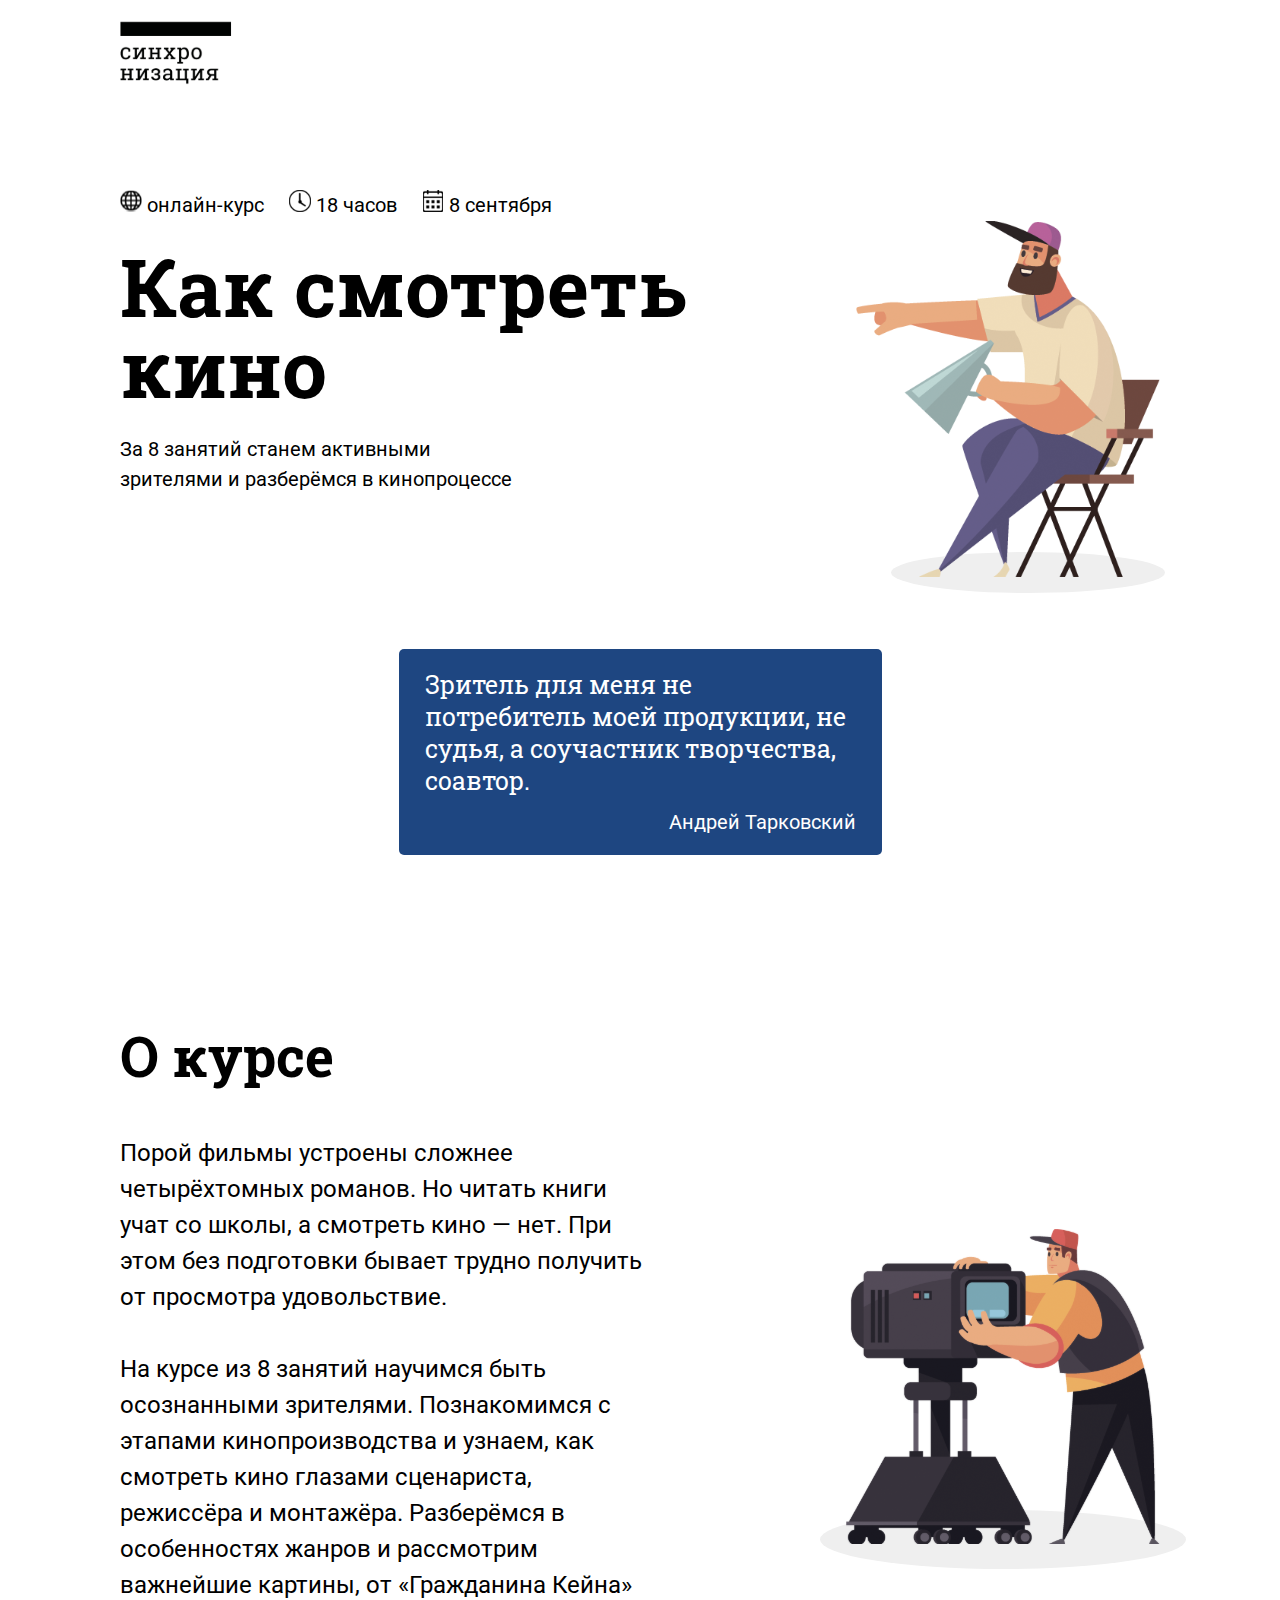
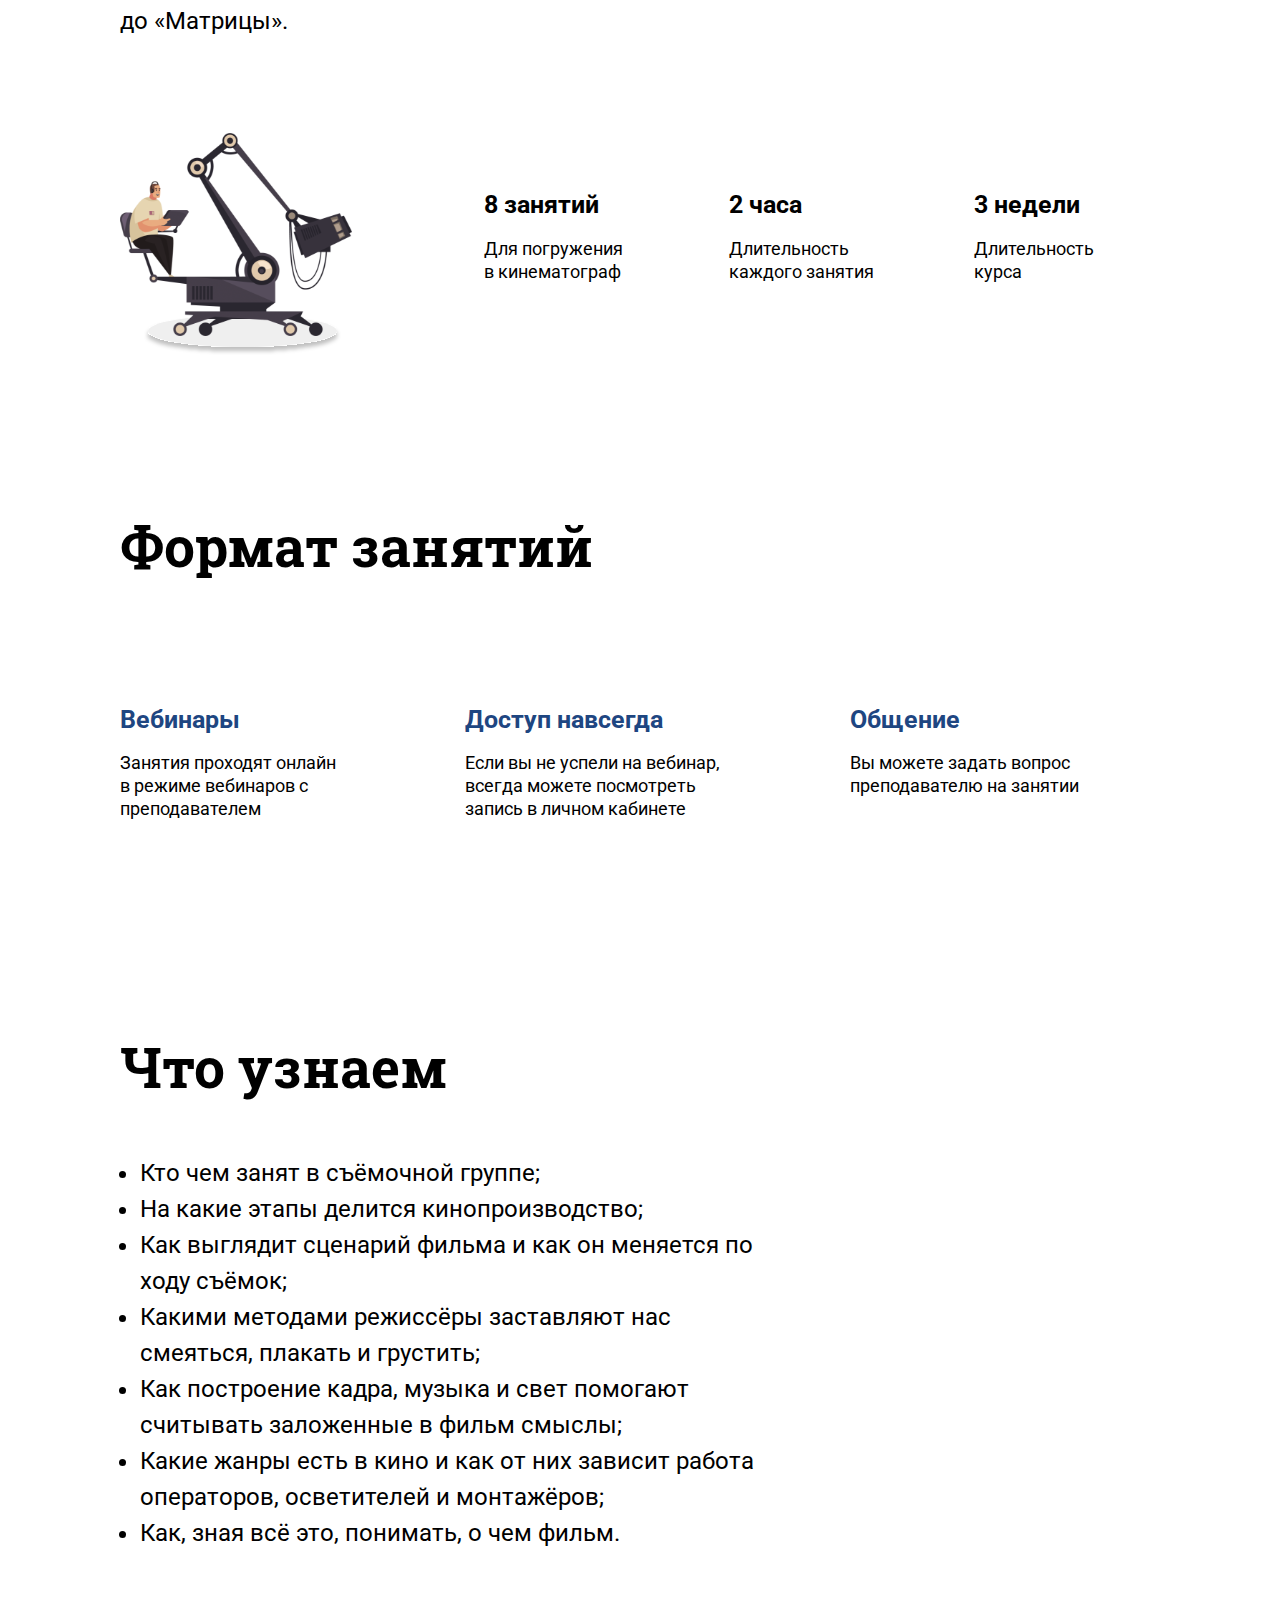
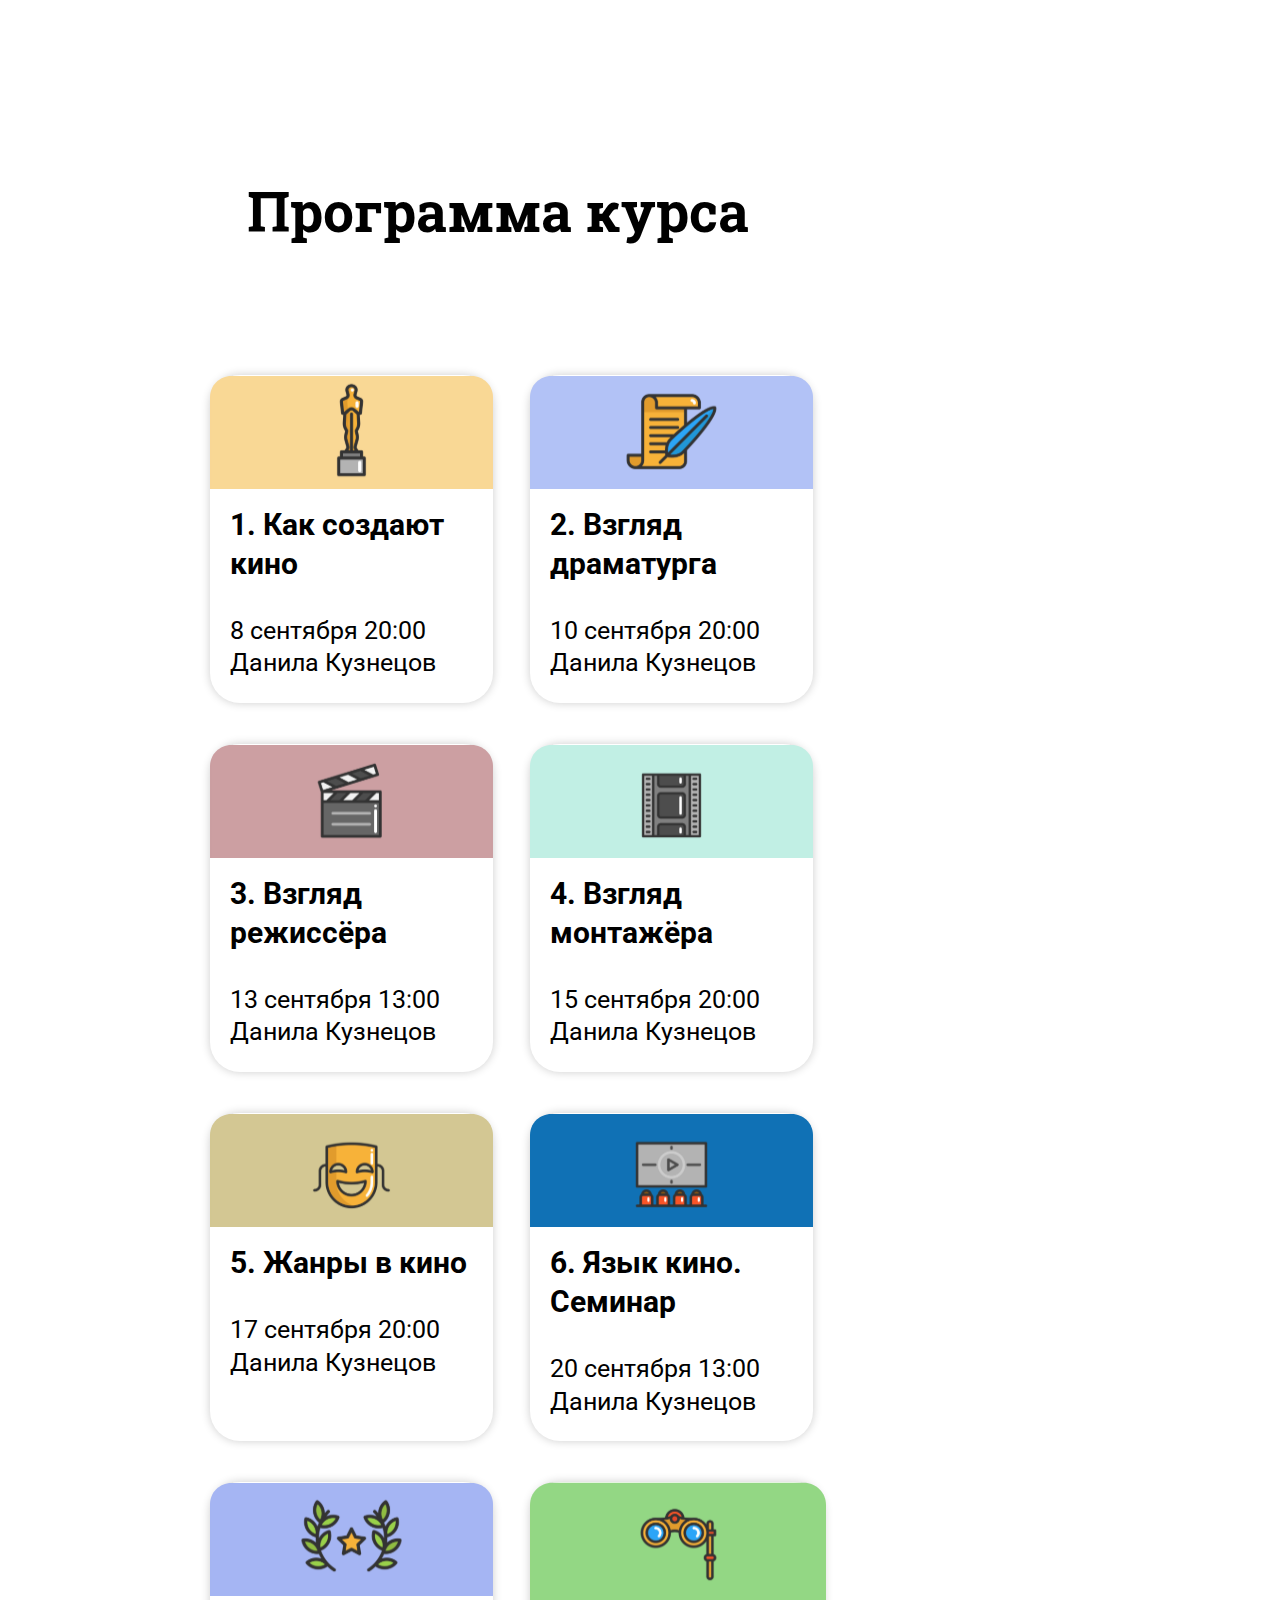
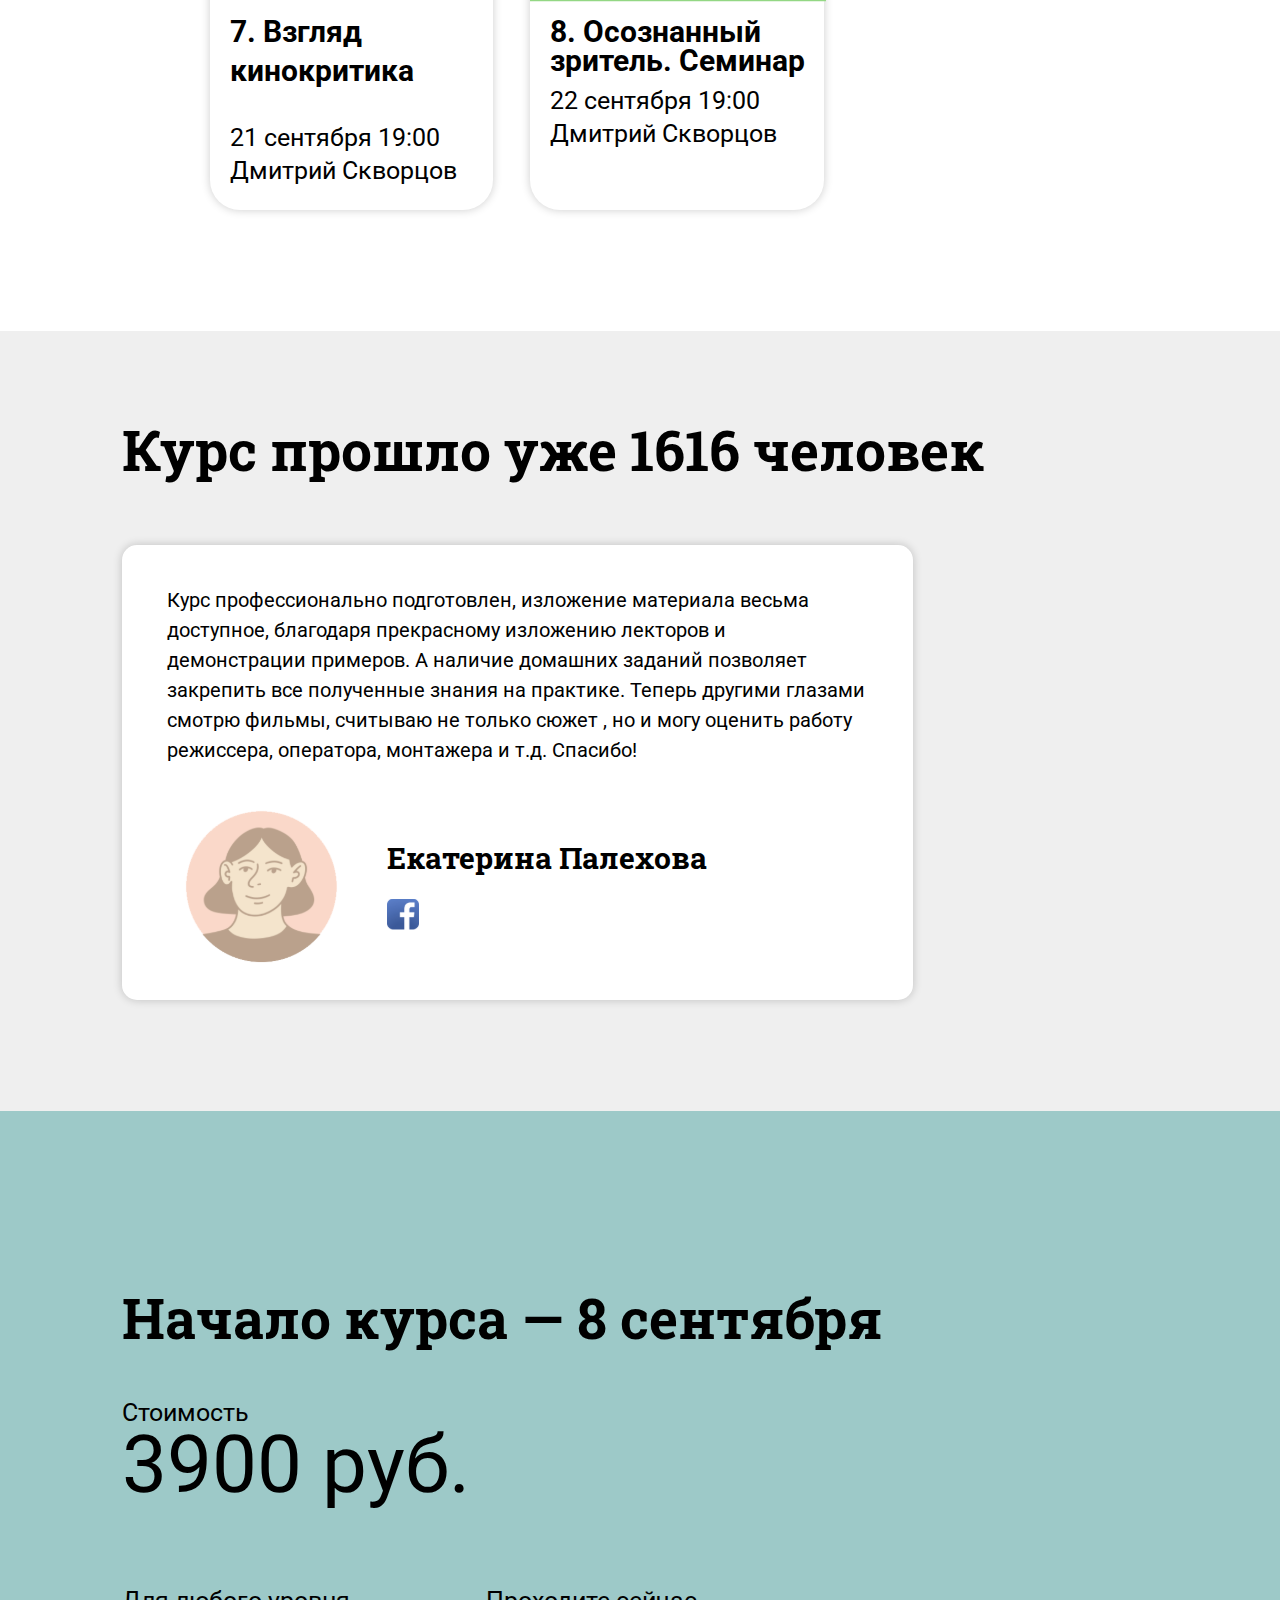
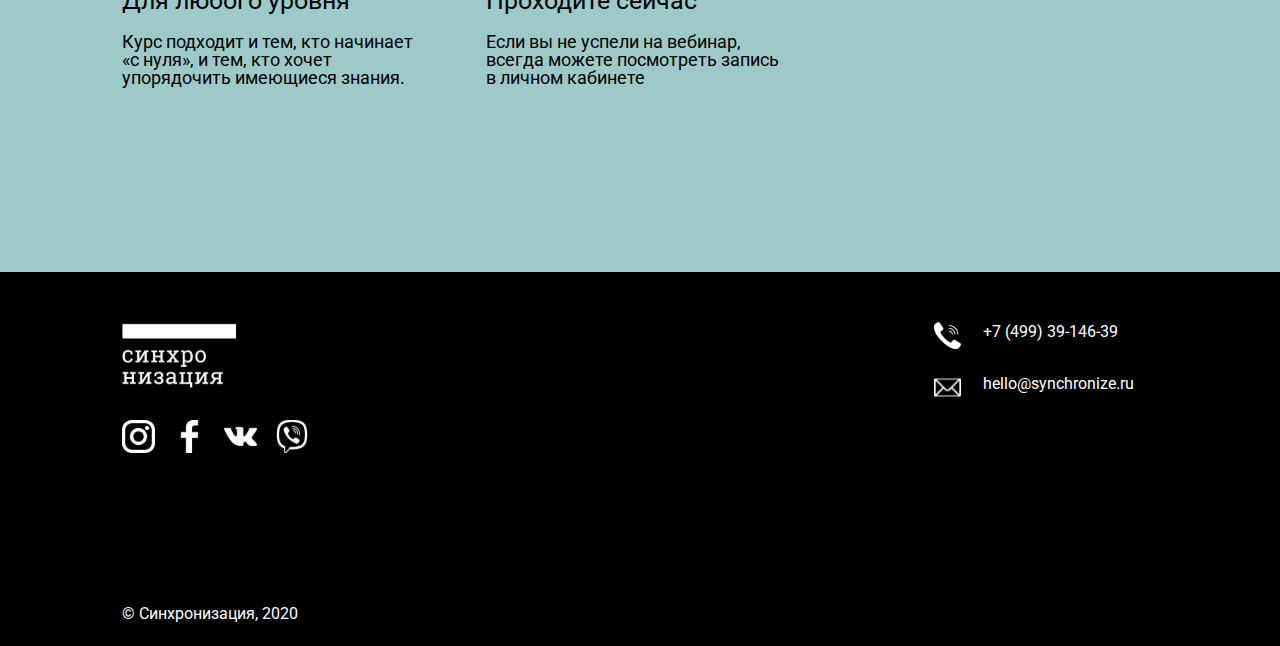
<file: index.html>
<!DOCTYPE html>
<html lang="en">
  <head>
    <meta charset="UTF-8" />
    <meta http-equiv="X-UA-Compatible" content="IE=edge" />
    <meta name="viewport" content="width=device-width, initial-scale=1.0" />
    <title>Project</title>
    <link rel="stylesheet" href="style.css" />
  </head>
  <body>
    <div class="container">
      <header>
        <a href="#">
          <img src="./images/logo-black 1.svg" alt="" class="logo" />
        </a>
        <ul class="menu">
          <li>
            <a href="#"
              ><img src="images/globe.svg" alt="" /> <span>онлайн-курс</span></a
            >
          </li>
          <li>
            <a href="#"
              ><img src="images/clock.svg" alt="" />
              <span>18 часов </span></a
            >
          </li>
          <li>
            <a href="#"
              ><img src="images/calendar.svg" alt="" />
              <span>8 сентября</span>
            </a>
          </li>
        </ul>
      </header>
      <section class="hero">
        <div class="top-content">
          <div class="hero-text">
            <h1>Как смотреть кино</h1>
            <p>
              За 8 занятий станем активными зрителями и разберёмся в
              кинопроцессе
            </p>
          </div>
          <div class="hero-image">
            <img src="./images/hero-image.svg" alt="" />
            <img src="./images/ellipse-1.svg" alt="" />
          </div>
        </div>
        <div class="bottom-content">
          <div>
            <p>
              Зритель для меня не потребитель моей продукции, не судья, а
              соучастник творчества, соавтор.
            </p>
            <p>Андрей Тарковский</p>
          </div>
        </div>
      </section>
      <section class="about">
        <div class="top-content">
          <h1>О курсе</h1>
          <div class="about-content">
            <p>
              Порой фильмы устроены сложнее четырёхтомных романов. Но читать
              книги учат со школы, а смотреть кино — нет. При этом без
              подготовки бывает трудно получить от просмотра удовольствие.
              <br /><br />
              На курсе из 8 занятий научимся быть осознанными зрителями.
              Познакомимся с этапами кинопроизводства и узнаем, как смотреть
              кино глазами сценариста, режиссёра и монтажёра. Разберёмся в
              особенностях жанров и рассмотрим важнейшие картины, от «Гражданина
              Кейна» до «Матрицы».
            </p>
            <div class="about-image">
              <img src="./images/about-image-1.svg" alt="" />
              <img src="./images/ellipse-2.svg" alt="" />
            </div>
          </div>
        </div>
        <div class="bottom-content">
          <div class="bottom-image">
            <img src="./images/about-image-2.svg" alt="" />
            <img src="./images/ellipse-3.svg" alt="" />
          </div>
          <ul class="bottom-text">
            <li>
              <span>8 занятий </span>
              <p>Для погружения в кинематограф</p>
            </li>
            <li>
              <span>2 часа</span>
              <p>Длительность каждого занятия</p>
            </li>
            <li>
              <span>3 недели</span>
              <p>Длительность курса</p>
            </li>
          </ul>
        </div>
      </section>
      <section class="format">
        <h1>Формат занятий</h1>
        <ul class="format-content">
          <li>
            <span>Вебинары</span>
            <p style="max-width: 223px">
              Занятия проходят онлайн в режиме вебинаров с преподавателем
            </p>
          </li>
          <li>
            <span>Доступ навсегда</span>
            <p>
              Если вы не успели на вебинар, всегда можете посмотреть запись в
              личном кабинете
            </p>
          </li>
          <li>
            <span>Общение</span>
            <p>Вы можете задать вопрос преподавателю на занятии</p>
          </li>
        </ul>
      </section>
      <section class="whatweknow">
        <h1>Что узнаем</h1>
        <ul>
          <li>Кто чем занят в съёмочной группе;</li>
          <li>На какие этапы делится кинопроизводство;</li>
          <li>
            Как выглядит сценарий фильма и как он меняется по ходу съёмок;
          </li>
          <li>
            Какими методами режиссёры заставляют нас смеяться, плакать и
            грустить;
          </li>
          <li>
            Как построение кадра, музыка и свет помогают считывать заложенные в
            фильм смыслы;
          </li>
          <li>
            Какие жанры есть в кино и как от них зависит работа операторов,
            осветителей и монтажёров;
          </li>
          <li>Как, зная всё это, понимать, о чем фильм.</li>
        </ul>
      </section>
    </div>
    <section class="course">
      <h1>Программа курса</h1>
      <div class="boxes-direction">
        <div class="boxes">
          <img src="./images/rectangle-1.svg" alt="">
          <div>
            <span>1. Как создают кино</span>
            <p>8 сентября 20:00
              Данила Кузнецов</p>
          </div>
        </div>
        <div class="boxes">
          <img src="./images/rectangle-2.svg" alt="">
          <div>
            <span>2. Взгляд драматурга</span>
            <p>10 сентября 20:00
              Данила Кузнецов</p>
          </div>
        </div>
        <div class="boxes">
          <img src="./images/rectangle-3.svg" alt="">
          <div>
            <span>3. Взгляд режиссёра</span>
            <p>13 сентября 13:00
              Данила Кузнецов</p>
          </div>
        </div>
        <div class="boxes">
          <img src="./images/rectangle-4.svg" alt="">
          <div>
            <span>4. Взгляд монтажёра</span>
            <p>15 сентября 20:00
              Данила Кузнецов</p>
          </div>
        </div>
        <div class="boxes">
          <img src="./images/rectangle-5.svg" alt="">
          <div>
            <span>5. Жанры в кино</span>
            <p>17 сентября 20:00
              Данила Кузнецов</p>
          </div>
        </div>
        <div class="boxes">
          <img src="./images/rectangle-6.svg" alt="">
          <div>
            <span>6. Язык кино. Семинар</span>
            <p>20 сентября 13:00
              Данила Кузнецов</p>
          </div>
        </div>
        <div class="boxes">
          <img src="./images/rectangle-7.svg" alt="">
          <div>
            <span>7. Взгляд кинокритика</span>
            <p>21 сентября 19:00
              Дмитрий Скворцов</p>
          </div>
        </div>
        <div class="last-box">
          <img src="./images/rectangle-8.svg" alt="">
          <div>
            <span>8. Осознанный зритель.
              Семинар</span>
            <p>22 сентября 19:00
              Дмитрий Скворцов</p>
          </div>
        </div>
      </div>
    </section>
    <section class="static">
      <h1>Курс прошло уже 1616 человек</h1>
      <div class="static-content">
        <p>Курс профессионально подготовлен, изложение материала весьма доступное, благодаря прекрасному изложению лекторов и демонстрации примеров. А наличие домашних заданий позволяет закрепить все полученные знания на практике. Теперь другими глазами смотрю фильмы, считываю не только сюжет , но и могу оценить работу режиссера, оператора, монтажера и т.д. Спасибо!
        </p>
        <div class="bottom">
          <img src="./images/profile-photo.svg" alt="">
          <div>
            <h1>Екатерина Палехова</h1>
            <img src="./images/fb.svg" alt="">
          </div>
        </div>
      </div>
    </section>
    <section class="start">
      <h1>Начало курса — 8 сентября</h1>
      <div>
        <p>Стоимость</p>
        <span>3900 руб.</span>
      </div>
      <ul>
        <li>
          <span>Для любого уровня</span>
          <p>Курс подходит и тем, кто начинает «с нуля», и тем, кто хочет упорядочить имеющиеся знания.</p>
        </li>
        <li>
          <span>Проходите сейчас</span>
          <p>Если вы не успели на вебинар, всегда можете посмотреть запись в личном кабинете</p>
        </li>
      </ul>
    </section>
    <footer>
      <div>
        <div class="left-footer">
          <img src="./images/logo-white 1.svg" alt="">
          <ul>
            <li><a href="#"><img src="./images/instagram.svg" alt=""></a></li>
            <li><a href="#"><img src="./images/fb-black.svg" alt=""></a></li>
            <li><a href="#"><img src="./images/wk.svg" alt=""></a></li>
            <li><a href="#"><img src="./images/wp.svg" alt=""></a></li>
          </ul>
        </div>
        <div class="right-footer">
          <ul>
            <li>
              <img src="./images/phone_white.svg" alt="">
              <p>+7 (499) 39-146-39</p>
            </li>
            <li>
              <img src="./images/mail_white.svg" alt="">
              <p>hello@synchronize.ru</p>
            </li>
          </ul>
        </div>
      </div>
      <div class="bottom-footer">
          <p>© Синхронизация, 2020</p>
      </div>
    </footer>
  </body>
</html>
</file>
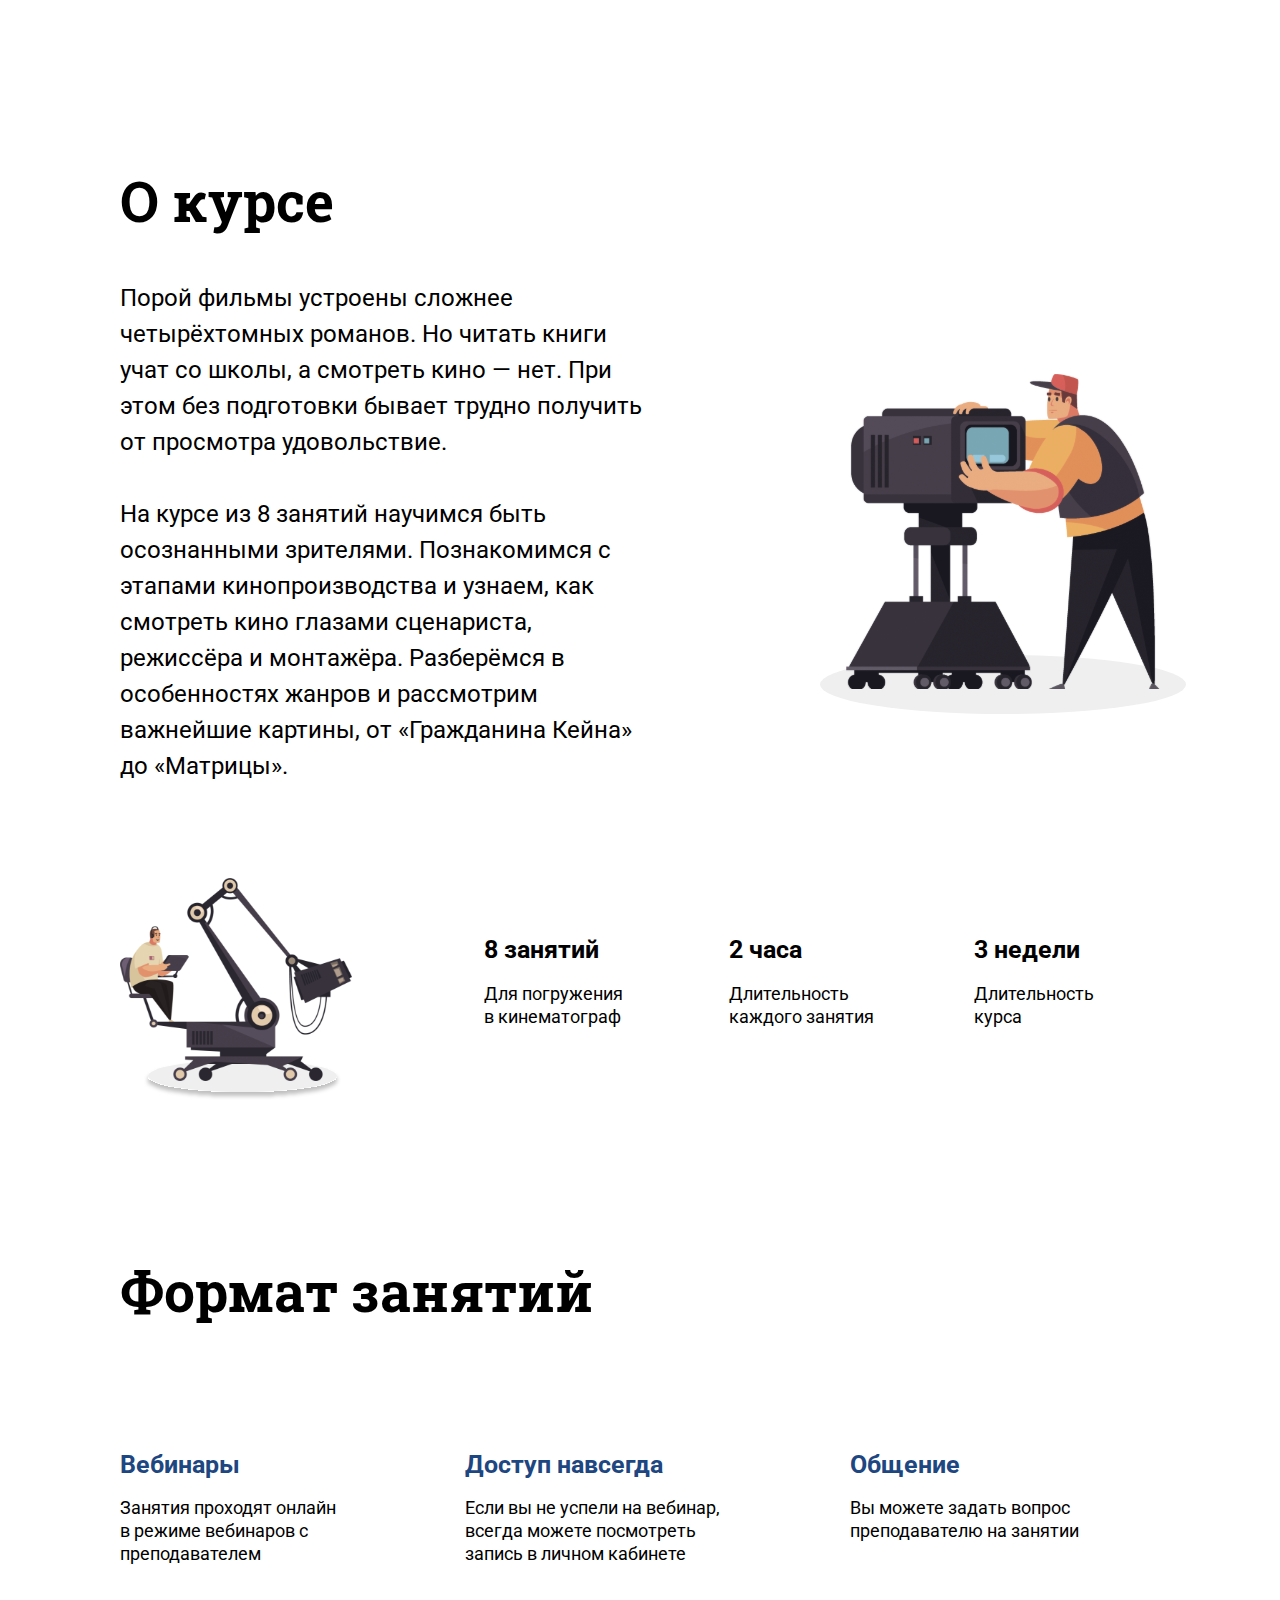
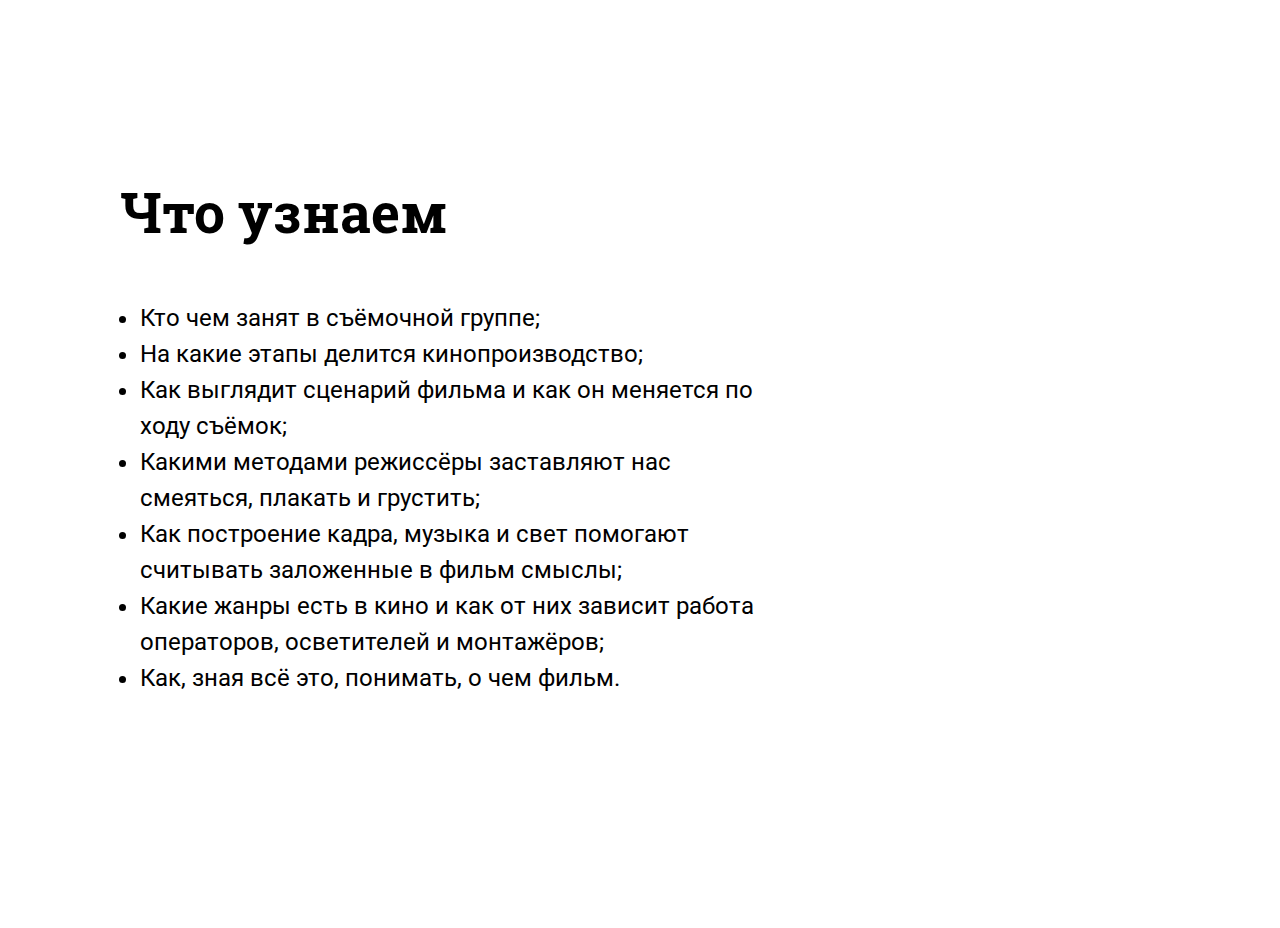
<file: sahire.html>
<!DOCTYPE html>
<html lang="en">

<head>
  <meta charset="UTF-8" />
  <meta http-equiv="X-UA-Compatible" content="IE=edge" />
  <meta name="viewport" content="width=device-width, initial-scale=1.0" />
  <title>Project</title>
  <link rel="stylesheet" href="sahire.css" />
</head>

<body>
  <!-- <div class="container">
    <div class="first-section">
      <div class="main">
        <div>
          <h1>О курсе</h1>
          <div class="main-text">
            <p>
              Порой фильмы устроены сложнее четырёхтомных романов. Но читать
              книги учат со школы, а смотреть кино — нет. При этом без
              подготовки бывает трудно получить от просмотра удовольствие.
            </p>
            <p>
              На курсе из 8 занятий научимся быть осознанными зрителями.
              Познакомимся с этапами кинопроизводства и узнаем, как смотреть
              кино глазами сценариста, режиссёра и монтажёра. Разберёмся в
              особенностях жанров и рассмотрим важнейшие картины, от
              «Гражданина Кейна» до «Матрицы».
            </p>
          </div>
        </div>
        <div class="right-img">
          <img class="img1" src="images/image-1.svg" alt="undef" />
        </div>
      </div>
      <div class="bottom-text">
        <div class="img-desktopmod">
          <img class="desk-image" src="images/desk-image.svg" alt="" />
          <img class="ellipse3" src="images/Ellipse 3.svg" alt="" />
        </div>
        <ul>
          <li>
            <h3>8 занятий</h3>
            <p>Для погружения в кинематограф</p>
          </li>
          <li>
            <h3>2 часа</h3>
            <p>Длительность каждого занятия</p>
          </li>
          <li>
            <h3>3 недели</h3>
            <p>Длительность курса</p>
          </li>
        </ul>
      </div>
    </div>
    <div class="sec-format">
      <div class="main-head">
        <h1>Формат занятий</h1>
      </div>
      <ul class="list">
        <li>
          <div class="head">
            <h3>
              Вебинары
            </h3>
          </div>
          <div class="text">
            Занятия проходят онлайн в режиме вебинаров с преподавателем
          </div>
        </li>
        <li>
          <div class="head">
            <h3>
              Доступ навсегда
            </h3>
          </div>
          <div class="text">
            Если вы не успели на вебинар, всегда можете посмотреть запись в личном кабинете
          </div>
        </li>
        <li>
          <div class="head">
            <h3>
              Общение
            </h3>
          </div>
          <div class="text">
            Вы можете задать вопрос
            преподавателю на занятии
          </div>
        </li>
      </ul>
    </div>

    <div class="sec3">
      <div class="main-head">
        <h1>Что узнаем</h1>
      </div>
     <div class="list-div">
      <ul class="list-sec3">
        <li>
          <div class="text">
            Кто чем занят в съёмочной группе;
          </div>
        </li>
        <li>
          <div class="text">
            На какие этапы делится кинопроизводство;
          </div>
        </li>
        <li>
          <div class="text">
            Как выглядит сценарий фильма и как он меняется по ходу съёмок; 
          </div>
        </li>
        <li>
          <div class="text">
            Как построение кадра, музыка и свет помогают считывать заложенные в фильм смыслы;
          </div>
        </li>
        <li>
          <div class="text">
            Какие жанры есть в кино и как от них зависит работа операторов, осветителей и монтажёров;
          </div>
        </li>
        <li>
          <div class="text">
            Как, зная всё это, понимать, о чем фильм.
          </div>
        </li>
      </ul>
     </div>
    </div>
  </div> -->

  <div class="container">
   
    <section class="about">
      <div class="top-content">
        <h1>О курсе</h1>
        <div class="about-content">
          <p>
            Порой фильмы устроены сложнее четырёхтомных романов. Но читать
            книги учат со школы, а смотреть кино — нет. При этом без
            подготовки бывает трудно получить от просмотра удовольствие.
            <br /><br />
            На курсе из 8 занятий научимся быть осознанными зрителями.
            Познакомимся с этапами кинопроизводства и узнаем, как смотреть
            кино глазами сценариста, режиссёра и монтажёра. Разберёмся в
            особенностях жанров и рассмотрим важнейшие картины, от «Гражданина
            Кейна» до «Матрицы».
          </p>
          <div class="about-image">
            <img src="./images/about-image-1.svg" alt="" />
            <img src="./images/ellipse-2.svg" alt="" />
          </div>
        </div>
      </div>
      <div class="bottom-content">
        <div class="bottom-image">
          <img src="./images/about-image-2.svg" alt="" />
          <img src="./images/ellipse-3.svg" alt="" />
        </div>
        <ul class="bottom-text">
          <li>
            <span>8 занятий </span>
            <p>Для погружения в кинематограф</p>
          </li>
          <li>
            <span>2 часа</span>
            <p>Длительность каждого занятия</p>
          </li>
          <li>
            <span>3 недели</span>
            <p>Длительность курса</p>
          </li>
        </ul>
      </div>
    </section>
    <section class="format">
      <h1>Формат занятий</h1>
      <ul class="format-content">
        <li>
          <span>Вебинары</span>
          <p style="max-width: 223px">
            Занятия проходят онлайн в режиме вебинаров с преподавателем
          </p>
        </li>
        <li>
          <span>Доступ навсегда</span>
          <p>
            Если вы не успели на вебинар, всегда можете посмотреть запись в
            личном кабинете
          </p>
        </li>
        <li>
          <span>Общение</span>
          <p>Вы можете задать вопрос преподавателю на занятии</p>
        </li>
      </ul>
    </section>
    <section class="whatweknow">
      <h1>Что узнаем</h1>
      <ul>
        <li>Кто чем занят в съёмочной группе;</li>
        <li>На какие этапы делится кинопроизводство;</li>
        <li>
          Как выглядит сценарий фильма и как он меняется по ходу съёмок;
        </li>
        <li>
          Какими методами режиссёры заставляют нас смеяться, плакать и
          грустить;
        </li>
        <li>
          Как построение кадра, музыка и свет помогают считывать заложенные в
          фильм смыслы;
        </li>
        <li>
          Какие жанры есть в кино и как от них зависит работа операторов,
          осветителей и монтажёров;
        </li>
        <li>Как, зная всё это, понимать, о чем фильм.</li>
      </ul>
    </section>
  </div>




</body>

</html>
</file>
<file: style.css>
@import url("https://fonts.googleapis.com/css2?family=Roboto+Slab:wght@100;200;300;400;500;600;700;800;900&family=Roboto:ital,wght@0,100;0,300;0,400;0,500;0,700;0,900;1,100;1,300;1,400;1,500;1,700;1,900&display=swap");
* {
  box-sizing: border-box;
  margin: 0;
  padding: 0;
  text-decoration: none;
  list-style: none;
}
body {
  font-family: Roboto;
}
.container {
  margin: 0 auto;
  max-width: 1600px;
  display: flex;
  justify-content: center;
  align-content: center;
  flex-direction: column;
}
.menu span{
  color: #000;
}
@media screen and (min-width: 1279px) {
  .container {
    margin: 0 auto;
    max-width: 1600px;
    padding: 0 120px;
  }
  .container header {
    margin-top: 20px;
    display: flex;
    flex-direction: column;
    row-gap: 100px;
    align-items: flex-start !important;
  }
  .logo {
    width: 112px;
    height: 66px;
    object-fit: contain;
  }
  header .menu {
    display: flex;
    align-items: center;
    column-gap: 25px;
  }
  header .menu a {
    font-size: 20px;
    line-height: 23px;
    color: #000;
  }
  header .menu a img {
    width: 22px;
    height: 22px;
  }
  .hero {
    display: flex;
    flex-direction: column;
    row-gap: 68px;
    margin-top: 4px;
  }
  .hero .top-content {
    display: flex;
    align-items: flex-start;
  }
  .hero .top-content .hero-text h1 {
    font-size: 80px;
    line-height: 81.11px;
    font-family: "Roboto Slab";
    max-width: 628px;
    padding-top: 25px;
  }
  .hero .top-content .hero-text p {
    font-size: 20px;
    line-height: 150%;
    padding-top: 26px;
    max-width: 414px;
  }
  .hero .hero-image {
    position: relative;
    margin-left: 140px;
  }
  .hero .hero-image img:last-child {
    z-index: -1;
    position: absolute;
    left: 35px;
    bottom: -12px;
  }
  .hero .bottom-content {
    display: flex;
    justify-content: center;
  }
  .hero .bottom-content div {
    max-width: 483px;
    background-color: #1e4681;
    color: #fff;
    padding: 20px 26px;
    border-radius: 5px;
  }
  .hero .bottom-content div p:first-child {
    font-family: "Roboto Slab";
    font-size: 25px;
    line-height: 32px;
  }
  .hero .bottom-content div p:last-child {
    font-size: 20px;
    line-height: 26px;
    text-align: right;
    padding-top: 12px;
  }
  .about {
    margin-top: 173.36px;
    display: flex;
    flex-direction: column;
  }
  .about .top-content {
    display: flex;
    flex-direction: column;
    column-gap: 190px;
  }
  .about .top-content .about-content {
    display: flex;
    width: 100%;
    margin-top: 51px;
    align-items: center;
    column-gap: 190px;
  }
  .about .top-content h1 {
    font-size: 55px;
    line-height: 101.38%;
    font-family: "Roboto Slab";
    font-weight: 700;
  }
  .about .top-content .about-content p {
    max-width: 662px;
    font-size: 24px;
    line-height: 36px;
  }
  .about .about-image {
    display: flex;
    flex-direction: column;
    align-items: center;
    position: relative;
  }
  .about .about-image img:last-child {
    position: absolute;
    bottom: -25px;
    z-index: -1;
  }
  .about .bottom-content {
    display: flex;
    margin-top: 94px;
    position: relative;
    column-gap: 132px;
  }
  .about .bottom-image img:last-child {
    position: absolute;
    left: 24px;
    bottom: -15px;
    z-index: -1;
  }
  .about .bottom-content .bottom-text {
    display: flex;
    align-items: center;
    column-gap: 95px;
  }
  .about .bottom-content .bottom-text span {
    font-size: 25px;
    line-height: 130%;
    font-weight: 700;
  }
  .about .bottom-content .bottom-text p {
    font-size: 18px;
    line-height: 130%;
    max-width: 150px;
    padding-top: 15px;
  }
  .format {
    margin-top: 178px;
    display: flex;
    flex-direction: column;
    row-gap: 131px;
  }
  .format h1 {
    font-family: "Roboto Slab";
    font-weight: bold;
    font-size: 55px;
    line-height: 101.38%;
  }
  .format .format-content {
    display: flex;
    column-gap: 122px;
  }
  .format .format-content span {
    color: #1e4681;
    font-size: 25px;
    line-height: 32px;
    font-weight: bold;
  }
  .format .format-content p {
    padding-top: 15px;
    font-size: 18px;
    line-height: 23px;
    max-width: 263px;
  }
  .whatweknow {
    margin-top: 219px;
    display: flex;
    flex-direction: column;
    row-gap: 60px;
  }
  .whatweknow h1 {
    font-size: 55px;
    line-height: 55.61px;
    font-weight: bold;
    font-family: "Roboto Slab";
  }
  .whatweknow ul {
    max-width: 662px;
    padding-left: 20px;
  }
  .whatweknow ul li {
    list-style: outside;
    font-size: 24px;
    line-height: 36px;
  }
  .course {
    display: flex;
    flex-direction: column;
    row-gap: 136px;
    position: relative;
    margin: 232px auto 0;
    padding: 0 210px;
    max-width: 1600px;
  }
  .course h1 {
    font-weight: bold;
    font-size: 55px;
    line-height: 101.38%;
    font-family: "Roboto Slab";
    margin-left: 37px;
  }
  .course .boxes-direction {
    display: flex;
    flex-wrap: wrap;
    column-gap: 37px;
    row-gap: 41px;
    width: 105%;
  }
  .course .boxes {
    box-shadow: 0 0 10px 0 rgb(1 1 1 / 20%);
    border-radius: 30px;
    width: 22.1vw;
  }
  .course .boxes div {
    padding-left: 20px;
    padding-top: 11px;
    padding-bottom: 23px;
    display: flex;
    flex-direction: column;
  }
  .course .boxes  img{
    width: 22.1vw;
    height: 9vw;
  }
  .course .boxes span {
    font-size: 30px;
    font-weight: 700;
    line-height: 39px;
    max-width: 365px;
    display: block;
    padding-bottom: 32px;
  }
  .course .boxes p {
    font-size: 25px;
    line-height: 130%;
    max-width: 240px;
  }
  .course .last-box {
    box-shadow: 0 0 10px 0 rgb(1 1 1 / 20%);
    border-radius: 30px;
    width: 23vw;
  }
  .course .last-box div {
    padding-left: 20px;
    padding-top: 11px;
    padding-bottom: 23px;
    display: flex;
    flex-direction: column;
  }
  .course .last-box  img{
    width: 23.1vw;
    height: 9.4vw;
  }
  .course .last-box span {
    font-size: 30px;
    font-weight: 700;
    line-height: 29px;
    max-width: 365px;
    display: block;
    padding-bottom: 10px;
  }
  .course .last-box p {
    line-height: 130%;
    font-size: 25px;
    max-width: 240px;
  }
  .static {
    background-color: #efefef;
    margin: 0 auto;
    padding-top: 91px;
    padding-left: 122px;
    padding-bottom: 111px;
    margin-top: 121px;
    display: flex;
    flex-direction: column;
    justify-content: flex-start;
    max-width: 100%;
  }
  .static h1 {
    font-family: "Roboto Slab";
    font-weight: bold;
    font-size: 55px;
    line-height: 101.38%;
    margin-bottom: 67px;
  }
  .static .static-content {
    background-color: #fff;
    padding: 40px 45px 29px;
    max-width: 791px;
    border-radius: 15px;
    box-shadow: 0 0 10px 0 rgb(1 1 1 / 20%);
    display: flex;
    flex-direction: column;
    row-gap: 37px;
  }
  .static .static-content p {
    font-size: 20px;
    line-height: 150%;
    max-width: 700px;
  }
  .static .bottom {
    display: flex;
    column-gap: 30px;
    align-items: center;
  }
  .static .bottom div {
    display: flex;
    flex-direction: column;
    row-gap: 26px;
  }
  .static .bottom div h1 {
    font-size: 30px;
    line-height: 101.38%;
    font-family: "Roboto Slab";
    margin: 0;
  }
  .static .bottom div img {
    width: 32px;
    height: 31px;
  }
  .start {
    background-color: #9dc9c8;
    margin: 0 auto;
    padding-top: 179px;
    padding-left: 122px;
    padding-bottom: 185px;
    display: flex;
    flex-direction: column;
    justify-content: flex-start;
    max-width: 100%;
  }
  .start h1 {
    font-family: "Roboto Slab";
    font-size: 55px;
    font-weight: 700;
    line-height: 56px;
    letter-spacing: 0em;
    text-align: left;
    margin-bottom: 54px;
  }
  .start div {
    margin-bottom: 82px;
  }
  .start div p {
    font-size: 25px;
    line-height: 25px;
    letter-spacing: 0em;
    text-align: left;
  }
  .start div span {
    font-size: 80px;
    font-weight: 400;
    line-height: 81px;
    letter-spacing: 0em;
    text-align: left;
  }
  .start ul {
    display: flex;
    column-gap: 70px;
  }
  .start ul li span {
    font-size: 25px;
    line-height: 25px;
    letter-spacing: 0em;
    text-align: left;
    margin-bottom: 20px;
    display: block;
  }
  .start ul li p {
    font-size: 18px;
    font-weight: 400;
    line-height: 18px;
    letter-spacing: 0em;
    text-align: left;
    max-width: 294px;
  }
  footer {
    background-color: #000;
    margin: 0 auto;
    padding-top: 50px;
    padding-left: 122px;
    padding-bottom: 23px;
    display: flex;
    flex-direction: column;
    row-gap: 147px;
    position: relative;
    max-width: 100%;
  }
  footer .left-footer {
    display: flex;
    flex-direction: column;
    row-gap: 30px;
  }
  footer .left-footer img {
    width: 115px;
    height: 68px;
  }
  footer .left-footer ul {
    display: flex;
    column-gap: 18px;
  }
  footer .left-footer ul li a img {
    width: 33px;
    height: 33px;
  }
  footer .right-footer {
    display: flex;
    row-gap: 25px;
    color: #fff;
    position: absolute;
    right: 146px;
    top: 50px;
  }
  footer .right-footer ul {
    display: flex;
    row-gap: 25px;
    flex-direction: column;
  }
  footer .right-footer ul li {
    display: flex;
    column-gap: 22px;
  }
  footer .right-footer ul li img {
    width: 27px;
    height: 27px;
  }
  footer .bottom-footer {
    color: #fff;
  }
}
@media screen and (min-width: 991px) and (max-width: 1279px) {
  /* ----------------Nurlan------------------- */

  .container {
    margin: 0 auto;
    padding: 0 9.333vw;
    max-width: 170.667vw;
  }
  .container header {
    margin-top: 2.667vw;
    display: flex;
    flex-direction: column;
    row-gap: 7.733vw;
  }
  .logo {
    width: 8.533vw;
    height: 5.067vw;
    object-fit: contain;
    margin-top: 2.933vw;
  }
  header .menu {
    display: flex;
    align-items: center;
    column-gap: 3.333vw;
  }

  header .menu a {
    font-size: 1.6vw;
    line-height: 1.867vw;
    width: 10.039vw;
    height: 2.471vw;
    font-style: normal;
    font-weight: normal;
  }
  header .menu a img {
    width: 1.6vw;
    height: 1.6vw;
  }
  .hero {
    display: flex;
    flex-direction: column;
    row-gap: 9.067vw;
    margin-top: 1.004vw;
  }
  .hero .top-content {
    display: flex;
    align-items: flex-start;
  }

  .hero .top-content .hero-text h1 {
    line-height: 6.267vw;
    font-family: "Roboto Slab";
    padding-top: 1.067vw;

    width: 48.496vw;
    height: 14.672vw;
    font-family: Roboto Slab;
    font-style: normal;
    font-weight: bold;
    font-size: 6.133vw;
    margin-bottom: 0.533vw;
  }
  .hero .top-content .hero-text p {
    width: 35.2vw;
    height: 4.8vw;
    font-family: Roboto;
    font-style: normal;
    font-weight: normal;
    font-size: 1.6vw;
    line-height: 2.4vw;
  }
  .hero .hero-image {
    position: relative;
  }
  .hero .hero-image img:first-child {
    position: absolute;
    left: 9.333vw;
    width: 23.476vw;
    height: 27.491vw;
  }

  .hero .hero-image img:last-child {
    z-index: -1;
    position: absolute;
    left: 12vw;
    bottom: -28.933vw;
    width: 21.159vw;
    height: 3.167vw;
  }
  .hero .bottom-content {
    display: flex;
  }
  .hero .bottom-content div {
    width: 37.348vw;
    height: 15.444vw;
    background-color: #1e4681;
    color: #fff;
    border-radius: 0.4vw;
    margin-top: 5.223vw;
    margin-left: 20.533vw;
  }
  .hero .bottom-content div p:first-child {
    font-family: "Roboto Slab";
    width: 33.384vw;
    height: 8.727vw;
    font-style: normal;
    font-weight: normal;
    font-size: 1.867vw;
    line-height: 130%;
    padding-top: 1.467vw;
    padding-left: 2vw;
    margin-bottom: 1.413vw;
  }
  .hero .bottom-content div p:last-child {
    width: 21.661vw;
    height: 3.524vw;
    font-family: Roboto;
    font-style: normal;
    font-weight: normal;
    font-size: 1.6vw;
    line-height: 130%;
    text-align: right;
    padding-top: 1.467vw;
    margin-left: 14.4vw;
  }
  /* ----------------------------------------------- */
  .about {
    margin-top: 13.388vw;
    display: flex;
    flex-direction: column;
  }
  .about .top-content {
    display: flex;
    flex-direction: column;
    column-gap: 15.333vw;
  }
  .about .top-content .about-content {
    display: flex;
    width: 100%;
    margin-top: 3.333vw;
    align-items: center;
    column-gap: 15.333vw;
  }
  .about .top-content h1 {
    font-family: "Roboto Slab";
    font-weight: 700;
    font-size: 4.267vw;
    line-height: 101.38%;
    /* or 4.267vw */
    color: #000000;
  }
  .about .top-content .about-content p {
    max-width: 51.121vw;
    font-size: 1.867vw;
    line-height: 150%;
    /* or 2.8vw */
    color: #000000;
  }
  .about .about-image {
    display: flex;
    flex-direction: column;
    align-items: center;
    position: relative;
  }
  .about .about-image img:first-child {
    display: block;
    width: 24.248vw;
  }

  .about .about-image img:last-child {
    position: absolute;
    bottom: -2vw;
    z-index: -1;
    width: 28.264vw;
  }
  .about .bottom-content {
    display: flex;
    margin-top: 6.667vw;
    position: relative;
    column-gap: 10.193vw;
  }
  .about .bottom-image img:first-child {
    width: 17.916vw;
  }
  .about .bottom-image img:last-child {
    position: absolute;
    left: 2.667vw;
    bottom: -0.8vw;
    z-index: -1;
    width: 14.595vw;
    height: 3.271vw;
  }
  .about .bottom-content .bottom-text {
    display: flex;
    align-items: center;
    column-gap: 7.364vw;
  }
  .about .bottom-content .bottom-text span {
    font-weight: 700;
    font-size: 2vw;
    line-height: 130%;
    /* or 2.533vw */
  }
  .about .bottom-content .bottom-text p {
    padding-top: 1.333vw;
    max-width: 14.4vw;
    font-size: 1.467vw;
    line-height: 130%;
    /* or 1.867vw */
  }
  .format {
    margin-top: 12.511vw;
    display: flex;
    flex-direction: column;
    row-gap: 6.873vw;
  }
  .format h1 {
    font-family: "Roboto Slab";
    font-weight: bold;
    font-size: 7.333vw;
    line-height: 101.38%;
    font-size: 4.267vw;
    line-height: 101.38%;
  }
  .format .format-content {
    display: flex;
    column-gap: 6.783vw;
  }
  .format .format-content span {
    color: #1e4681;
    font-weight: bold;
    font-size: 2vw;
    line-height: 130%;
  }
  .format .format-content p {
    padding-top: 1.733vw;
    max-width: 21.187vw;
    font-size: 1.467vw;
    line-height: 130%;
  }
  .whatweknow {
    margin-top: 19.2vw;
    display: flex;
    flex-direction: column;
    row-gap: 6.667vw;
    margin-bottom: 19.067vw;
  }
  .whatweknow h1 {
    font-weight: bold;
    font-family: "Roboto Slab";
    font-size: 4.267vw;
    line-height: 101.38%;
  }
  .whatweknow ul {
    max-width: 51.121vw;
    padding-left: 2.667vw;
  }
  .whatweknow ul li {
    list-style: outside;
    font-size: 1.867vw;
    line-height: 150%;
  }

  /* --------------------Rashad----------------------------- */
  .course {
    display: flex;
    flex-direction: column;
    row-gap: 10.267vw;
    position: relative;
    margin: 0 auto;
    padding: 0 4.667vw;
    max-width: 165.867vw;
  }
  .course h1 {
    font-weight: bold;
    font-size: 4.267vw;
    line-height: 101.38%;
    font-family: "Roboto Slab";
    margin-left: 2.667vw;
  }
  .course .boxes-direction {
    display: flex;
    flex-wrap: wrap;
    column-gap: 2.8vw;
    row-gap: 3.067vw;
    width: 105%;
  }
  .course .boxes {
    box-shadow: 0 0 1.333vw 0 rgb(1 1 1 / 20%);
    border-radius: 2.667vw;
  }
  .course .boxes img {
    width: 27.2vw;
    height: 11.356vw;
  }
  .course .boxes div {
    padding-left: 1.467vw;
    padding-top: 0.849vw;
    padding-bottom: 1.776vw;
    display: flex;
    flex-direction: column;
  }
  .course .boxes span {
    font-size: 2.267vw;
    font-weight: 700;
    line-height: 2.947vw;
    max-width: 28.187vw;
    display: block;
    padding-bottom: 3.013vw;
  }
  .course .boxes p {
    font-size: 1.867vw;
    line-height: 130%;
    max-width: 21.333vw;
  }
  .course .last-box {
    box-shadow: 0 0 1.333vw 0 rgb(1 1 1 / 20%);
    border-radius: 2.667vw;
  }
  .course .last-box img {
    width: 27.2vw;
    height: 11.356vw;
  }
  .course .last-box div {
    padding-left: 1.467vw;
    padding-top: 0.849vw;
    padding-bottom: 1.776vw;
    display: flex;
    flex-direction: column;
  }
  .course .last-box span {
    font-size: 2.167vw;
    font-weight: 700;
    line-height: 2.947vw;
    max-width: 25.187vw;
    display: block;
    padding-bottom: 0.88vw;
  }
  .course .last-box p {
    font-size: 1.867vw;
    line-height: 130%;
    max-width: 21.333vw;
  }
  .static {
    background-color: #efefef;
    margin: 0 auto;
    padding-top: 7.027vw;
    padding-left: 9.413vw;
    padding-bottom: 8.572vw;
    margin-top: 7.013vw;
    display: flex;
    flex-direction: column;
    justify-content: flex-start;
    max-width: 170.667vw;
  }
  .static h1 {
    font-family: "Roboto Slab";
    font-weight: bold;
    font-size: 4.267vw;
    line-height: 101.38%;
    margin-bottom: 6vw;
  }
  .static .static-content {
    background-color: #fff;
    padding: 3.067vw 3.467vw 2.24vw;
    max-width: 61.333vw;
    border-radius: 2vw;
    box-shadow: 0 0 1.333vw 0 rgb(1 1 1 / 20%);
    display: flex;
    flex-direction: column;
    row-gap: 2.533vw;
  }
  .static .static-content p {
    font-size: 1.6vw;
    line-height: 150%;
    max-width: 54vw;
  }
  .static .bottom {
    display: flex;
    column-gap: 2.267vw;
    align-items: center;
  }
  .static .bottom img {
    width: 14.672vw;
    height: 13.051vw;
  }
  .static .bottom div {
    display: flex;
    flex-direction: column;
    row-gap: 2.267vw;
  }
  .static .bottom div h1 {
    font-size: 2.267vw;
    line-height: 101.38%;
    font-family: "Roboto Slab";
    margin: 0;
  }
  .static .bottom div img {
    width: 2.471vw;
    height: 2.393vw;
  }
  

  /* ---------------------------------------------------------------------- */

   /* ---------------------------------- ilkin --------*/

   .start {
    background-color:  #9DC9C8;

    height: 60.233vw;
    padding-top: 13.733vw;
    padding-left: 9.421vw;
    padding-bottom: 14.267vw;
    padding-right: 31.6vw;
    display: flex;
    flex-direction: column;
    justify-content: flex-start;
    max-width: 213.333vw;
  }
  .start h1 {
    font-family: "Roboto Slab";
    font-size: 4.267vw;
    font-weight: 700;
    width: 70.117vw;
    height: 5.097vw;
    line-height: 4.267vw;
    letter-spacing: 0em;
    text-align: left;
    margin-bottom: 4.133vw;
  }
  .start div {
    margin-bottom: 10.933vw;
  }
  .start div p {
    font-size: 1.867vw;
    line-height: 3.333vw;
    width: 13.128vw;
    height: 2.471vw;
    letter-spacing: 0em;
    text-align: left;
  }
  .start div span {
    letter-spacing: 0em;
    text-align: left;
    width: 37.144vw;
    height: 13.977vw;
    font-family: Roboto;
    font-style: normal;
    font-weight: normal;
    font-size: 6.133vw;
    line-height: 101.38%;
  }
  .start ul {
    display: flex;
    column-gap: 9.333vw;
  }
  .start ul li span {
    font-size: 1.867vw;
    width: 22.704vw;
    height: 2.471vw;
    padding-bottom: 0.667vw;
    line-height: 101.38%;

    letter-spacing: 0em;
    text-align: left;
    display: block;
  }
  .start ul li p {
    font-size: 1.333vw;
    width: 22.704vw;
    height: 5.405vw;
    font-weight: normal;
    line-height: 101.38%;
    letter-spacing: 0em;
    text-align: left;
    max-width: 39.2vw;
  }
  footer {
    background-color: #000;
    height: 30.117vw;
    display: flex;
    flex-direction: column;
    position: relative;
    max-width: 213.333vw;
  }
  footer .left-footer {
    display: flex;
    padding-top: 3.867vw;
    padding-left: 9.421vw;
    flex-direction: column;
  }
  footer .left-footer img {
    width: 8.88vw;
    height: 5.251vw;
  }
  footer .left-footer ul {
    display: flex;
  }
  footer .left-footer ul li a img {
    width: 2.533vw;
    height: 2.533vw;
    row-gap: 3.333vw;
    margin-right: 2.667vw;
    margin-top: 4vw;
  }
  footer .right-footer {
    display: flex;
    color: #fff;
    position: absolute;
    right: 14.267vw;
    top: 4.533vw;
  }
  footer .right-footer ul {
    display: flex;
    row-gap: 1.733vw;
    flex-direction: column;
  }
  footer .right-footer ul li {
    display: flex;
    column-gap: 1.733vw;
    font-size: 1.867vw;
  }
  footer .right-footer ul li img {
    width: 2vw;
    height: 2vw;
  }
  footer .bottom-footer {
    width: 30.667vw;
    height: 5.333vw;
    font-family: Roboto;
    font-style: normal;
    font-weight: normal;
    font-size: 1.333vw;
    line-height: 101.38%;
    color: #fff;
  padding-left: 9.421vw;
  padding-top: 11.333vw;

  }
}



@media screen and (max-width: 991px) {
  /* ----------------Nurlan------------------- */
  .container {
    padding: 0 4.8vw;
    max-width: 83.333vw;
  }
  .container header {
    row-gap: 5.867vw;
    margin-top: 4.8vw;
  }
  .logo {
    width: 9.933vw;
    height: 6vw;
    margin-bottom: 6vw;
  }
  header .menu a {
    width: 8.077vw;
    height: 1.988vw;
    font-style: normal;
    font-weight: normal;
    font-size: 1.333vw;
    line-height: 1.6vw;
    margin-right: 1.553vw;
    margin-bottom: 1.075vw;
    color: black;
  }
  header .menu a img {
    width: 2.333vw;
    height: 2.333vw;
    margin-right: 0.533vw;
  }
  header .menu span{
    font-size: 2.333vw;
  }
  header .menu {
    display: flex;
  }
  .hero .top-content {
    display: flex;
    align-items: flex-start;
  }
  .hero .top-content .hero-text{
    width: 100%;
  }
  .hero .top-content .hero-text h1 {
    width: 43.017vw;
    height: 11.804vw;
    font-family: Roboto Slab;
    font-style: normal;
    font-weight: bold;
    font-size: 5.933vw;
    line-height: 101.38%;
    margin-bottom: 1.296vw;
    margin-top: 1.075vw;
  }
  .hero .top-content .hero-text p {
    width: 60.32vw;
    font-family: Roboto;
    font-style: normal;
    font-weight: normal;
    font-size: 2.6vw;
    margin-bottom: 28.495vw;
  }
  .hero .hero-image {
    position: relative;
  }
  .hero .hero-image img:first-child {
    position: absolute;
    top: 15.333vw;
    left: -17.333vw;
    width: 18.891vw;
    height: 23.347vw;
  }

  .hero .hero-image img:last-child {
    z-index: -1;
    position: absolute;
    left: -14.667vw;
    top: 36.667vw;
    width: 17.024vw;
    height: 2.547vw;
  }
  .hero .bottom-content {
    display: flex;
  }
  .hero .bottom-content div {
    width: 46.048vw;
    height: 17.425vw;
    background: #1e4681;
    border-radius: 0.311vw;
    color: #fff;
  }
  .hero .bottom-content div p:first-child {
    width: 43.752vw;
    height: 7.02vw;
    left: 6.681vw;
    top: 63.563vw;
    font-family: Roboto Slab;
    font-style: normal;
    font-weight: normal;
    font-size: 2.467vw;
    line-height: 130%;
    padding-top: 1.2vw;
    padding-left: 1.6vw;
    margin-bottom: 0.923vw;
  }
  .hero .bottom-content div p:last-child {
    width: 34.427vw;
    height: 2.836vw;
    left: 16.673vw;
    top: 71.505vw;
    font-family: Roboto;
    font-style: normal;
    font-weight: normal;
    font-size: 2.333vw;
    line-height: 130%;
    text-align: right;
    padding-top: 4.467vw;
    margin-left: 10.8vw;
  }
  /* -------------------------------------- */
  /* ... */
  .about {
    margin-top: 10.008vw;
    display: flex;
    flex-direction: column;
  }
  .about .top-content {
    display: flex;
    flex-direction: column;
    row-gap: 2vw;
  }
  .about .top-content .about-content {
    display: flex;
    width: 100%;
    margin-top: 2.667vw;
    flex-direction: column;
    /* align-items: center; */
    row-gap: 2vw;
  }
  .about .top-content h1 {
    font-family: "Roboto Slab";
    font-weight: 700;
    font-size: 5.467vw;
    line-height: 101.38%;
  }
  .about .top-content .about-content p {
    max-width: 64.129vw;
    font-size: 2.6vw;
    line-height: 150%;
  }
  .about .about-image {
    display: flex;
    flex-direction: column;
    /* align-items: center; */
    position: relative;
  }
  .about .about-image img:first-child {
    display: block;
    width: 19.509vw;
  }

  .about .about-image img:last-child {
    position: absolute;
    display: block;
    bottom: -1.6vw;
    left: -15px;
    z-index: -1;
    width: 22.74vw;
  }
  .about .bottom-content {
    display: flex;
    margin-top: 6.095vw;
    position: relative;
  }
  .about .bottom-image {
    display: none;
  }
  .about .bottom-content .bottom-text {
    display: flex;
    align-items: center;
    column-gap: 4.444vw;
    width: 41.733vw;
    flex-wrap: wrap;
    row-gap: 1.333vw;
  }
  .about .bottom-content .bottom-text span {
    font-weight: 700;
    font-size: 2.6vw;
    line-height: 130%;
  }
  .about .bottom-content .bottom-text p {
    padding-top: 1.333vw;
    max-width: 16.585vw;
    font-size: 2vw;
    line-height: 130%;
  }
  .format {
    margin-top: 10.133vw;
    display: flex;
    flex-direction: column;
    row-gap: 2.267vw;
  }
  .format h1 {
    font-family: "Roboto Slab";
    font-weight: bold;
    font-size: 5.467vw;
    line-height: 101.38%;
  }
  .format .format-content {
    display: flex;
    flex-direction: column;
    row-gap: 1.867vw;
  }
  .format .format-content span {
    color: #1e4681;
    font-weight: bold;
    font-size: 2.6vw;
    line-height: 130%;
  }
  .format .format-content p {
    padding-top: 1.333vw;
    max-width: 40vw;
    font-size: 2.333vw;
    line-height: 130%;
  }
  .whatweknow {
    margin-top: 9.733vw;
    display: flex;
    flex-direction: column;
    row-gap: 2.667vw;
    margin-bottom: 11.333vw;
  }
  .whatweknow h1 {
    font-weight: bold;
    font-family: "Roboto Slab";
    font-size: 5.467vw;
    line-height: 101.38%;
  }
  .whatweknow ul {
    max-width: 61.867vw;
    padding-left: 2.667vw;
  }
  .whatweknow ul li {
    list-style: outside;
    font-size: 2.6vw;
    line-height: 150%;
  }
  /* ------------------Rashad------------------ */
  .course {
    margin-top: 11.333vw !important;
    display: flex;
    flex-direction: column;
    row-gap: 7.6vw;
    position: relative;
    margin: 0 auto;
    padding: 0 4.8vw;
    max-width: 82vw;
  }
  .course h1 {
    font-weight: bold;
    font-size: 5.467vw;
    line-height: 101.38%;
    font-family: "Roboto Slab";
  }
  .course .boxes-direction {
    display: flex;
    flex-direction: column;
    row-gap: 3.221vw;
    width: 36.789vw;
    margin-left: 19.133vw;
  }
  .course .boxes {
    box-shadow: 0 0 1.333vw 0 rgb(1 1 1 / 20%);
    border-radius: 3vw;
  }
  .course .boxes img {
    width: 36.789vw;
    height: 14.941vw;
  }
  .course .boxes div {
    padding-left: 1.243vw;
    padding-top: 0.684vw;
    padding-bottom: 1.045vw;
    display: flex;
    flex-direction: column;
  }
  .course .boxes span {
    font-size: 2.867vw;
    font-weight: 700;
    max-width: 32.677vw;
    display: block;
    padding-bottom: 1vw;
  }
  .course .boxes p {
    font-size: 2.6vw;
    max-width: 21.933vw;
  }
  .course .last-box {
    box-shadow: 0 0 1.333vw 0 rgb(1 1 1 / 20%);
    border-radius: 3vw;
  }
  .course .last-box img {
    width: 36.789vw;
    height: 14.941vw;
  }
  .course .last-box div {
    padding-left: 1.243vw;
    padding-top: 0.684vw;
    padding-bottom: 1.045vw;
    display: flex;
    flex-direction: column;
  }
  .course .last-box span {
    font-size: 2.867vw;
    font-weight: 700;
    max-width: 33.677vw;
    display: block;
    padding-bottom: 0.503vw;
  }
  .course .last-box p {
    line-height: 130%;
    font-size: 2.6vw;
    max-width: 27.067vw;
  }
  .static {
    background-color: #efefef;
    margin: 0 auto;
    padding-top: 5.6vw;
    padding-left: 4.8vw;
    padding-bottom: 7.067vw;
    margin-top: 6.288vw;
    display: flex;
    flex-direction: column;
    justify-content: flex-start;
    max-width: 132vw;
  }
  .static h1 {
    font-family: "Roboto Slab";
    font-weight: bold;
    font-size: 5.467vw;
    line-height: 101.38%;
    margin-bottom: 3.733vw;
    max-width: 50.867vw;
  }
  .static .static-content {
    background-color: #fff;
    padding: 2.4vw 3.333vw 1.733vw;
    max-width: 68.067vw;
    border-radius: 2vw;
    box-shadow: 0 0 1.333vw 0 rgb(1 1 1 / 20%);
    display: flex;
    flex-direction: column;
    row-gap: 1.867vw;
  }
  .static .static-content p {
    font-size: 2.333vw;
    line-height: 150%;
    max-width: 60.933vw;
  }
  .static .bottom {
    display: flex;
    column-gap: 1.867vw;
    align-items: center;
  }
  .static .bottom img {
    width: 14.667vw;
    height: 15.2vw;
  }
  .static .bottom div {
    display: flex;
    flex-direction: column;
    row-gap: 2.667vw;
  }
  .static .bottom div h1 {
    font-size: 2.867vw;
    line-height: 101.38%;
    font-family: "Roboto Slab";
    margin: 0;
  }
  .static .bottom div img {
    width: 2.988vw;
    height: 3.283vw;
  }
  .start {
    background-color: #9dc9c8;
    margin: 0 auto;
    padding-top: 8.267vw;
    padding-left: 7.6vw;
    padding-bottom: 8.461vw;
    padding-right: 1.333vw;
    display: flex;
    flex-direction: column;
    justify-content: flex-start;
  }
  .start h1 {
    font-family: "Roboto Slab";
    font-weight: 700;
    letter-spacing: 0em;
    text-align: left;
    margin-bottom: 2.977vw;
    font-size: 5.467vw;
    line-height: 101.38%;
  }
  .start div {
    margin-bottom: 6.667vw;
  }
  .start div p {
    font-size: 2.6vw;
    line-height: 101.38%;
    letter-spacing: 0em;
    text-align: left;
  }
  .start div span {
    font-size: 5.933vw;
    line-height: 101.38%;
    font-weight: 400;
    letter-spacing: 0em;
    text-align: left;
  }
  .start ul {
    display: flex;
    column-gap: 4.155vw;
  }
  .start ul li span {
    font-size: 2.6vw;
    line-height: 101.38%;
    letter-spacing: 0em;
    text-align: left;
    margin-bottom: 2vw;
    display: block;
  }
  .start ul li p {
    font-size: 2.333vw;
    line-height: 101.38%;
    font-weight: 400;
    letter-spacing: 0em;
    text-align: left;
    max-width: 32.667vw;
  }
  footer {
    background-color: #000;
    margin: 0 auto;
    padding-top: 3.107vw;
    padding-left: 6.667vw;
    padding-bottom: 1.333vw;
    display: flex;
    flex-direction: column;
    row-gap: 6.727vw;
    position: relative;
    /* max-width: 213.333vw; */
  }
  footer > div {
    margin-bottom: 6.532vw;
  }
  footer .left-footer {
    display: flex;
    flex-direction: column;
    row-gap: 6.532vw;
  }
  footer .left-footer img {
    width: 9.145vw;
    height: 6.225vw;
  }
  footer .left-footer ul {
    display: flex;
    column-gap: 1.553vw;
  }
  footer .left-footer ul li a img {
    width: 3.051vw;
    height: 3.051vw;
  }
  footer .right-footer {
    display: flex;
    color: #fff;
    row-gap: 2vw;
    margin-top: 6.532vw;
  }
  footer .right-footer ul {
    display: flex;
    row-gap: 2vw;
    flex-direction: column;
  }
  footer .right-footer ul li {
    display: flex;
    column-gap: 1.367vw;
    font-family: "Roboto", sans-serif;
    font-style: normal;
    font-weight: normal;
    font-size: 1.6vw;
    line-height: 101.38%;
  }
  footer .right-footer ul li img {
    width: 2.677vw;
    height: 2.677vw;
  }
  footer .bottom-footer {
    color: #fff;
    font-family: "Roboto", sans-serif;
    font-style: normal;
    font-weight: normal;
    font-size: 2vw;
    line-height: 101.38%;
    /* or 1.333vw */

    color: #ffffff;
  }
}
</file>
<file: sahire.css>
@import url("https://fonts.googleapis.com/css2?family=Roboto+Slab:wght@100;200;300;400;500;600;700;800;900&family=Roboto:ital,wght@0,100;0,300;0,400;0,500;0,700;0,900;1,100;1,300;1,400;1,500;1,700;1,900&display=swap");
* {
  box-sizing: border-box;
  margin: 0;
  padding: 0;
  text-decoration: none;
  list-style: none;
}
body {
  font-family: Roboto;
}
.container {
  margin: 0 auto;
  max-width: 1600px;
  padding: 0 120px;
}
/* @media screen and (min-width: 320px) and (max-width: 991px) {
  .container {
    width: 100%;
    margin-left: 35px;
    margin-top: 36px;
    align-items: center;
  }
  .first-section .main {
    display: flex;
    flex-direction: column;
    margin: 0;
  }
  .first-section .main h1 {
    font-weight: bold;
    font-size: 26px;
    line-height: 101.38%;
    margin: 55px 0 21px 0px;
  }
  .first-section .main-text {
    width: 309px;
    height: 217px;
    font-size: 12px;
    line-height: 18px;
    margin-bottom: 12px;
  }
  .first-section .right-img {
    width: 300px;
    display: flex;
    justify-content: center;
    margin: 0;
    height: 160.29px;
  }
  .first-section .img1 {
    width: 170.55px;
    height: 160.29px;
  }
  .first-section .bottom-text {
    width: 395px;
  }
  .first-section .img-desktopmod {
    margin: 0;
    width: 0;
    height: 0;
  }
  .first-section .desk-image {
    display: none;
  }
  .first-section .ellipse3 {
    display: none;
  }
  .first-section .bottom-text ul {
    display: flex;
    flex-wrap: wrap;
    padding: 0;
    margin-left: 0;
    gap: 0px;
    width: 240px;
  }
  .first-section .bottom-text ul li {
    list-style: none;
    margin-right: 33.33px;
  }
  .first-section .bottom-text ul li h3 {
    font-size: 12px;
    line-height: 16px;
    font-weight: bold;
  }
  .first-section .bottom-text ul li p {
    font-size: 10px;
    line-height: 13px;
    width: 86px;
    height: 28px;
  }


  .sec-format .main-head h1,
  .sec3 .main-head h1 {
    height: 43.335418701171875px;
    width: 310.8034973144531px;
    font-family: Roboto Slab;
    font-size: 26px;
    font-style: normal;
    font-weight: 700;
    line-height: 26px;
    margin-bottom: 16.66px;
  }
  .sec-format .list {
    width: 180px;
    display: flex;
    flex-direction: column;
    list-style-type: none;
    margin: 0;
    padding: 0;
  }

  .sec-format .list li {
    margin-bottom: 10px;
  }

  .sec-format .list li .head {
    height: 18.172916412353516px;
    font-family: Roboto;
    font-size: 12px;
    font-style: normal;
    font-weight: 700;
    line-height: 16px;
    color: #1e4681;
  }
  .sec-format .list li .text {
    font-family: Roboto;
    font-size: 10px;
    font-style: normal;
    font-weight: 400;
    line-height: 13px;
  }
  .sec3{
    margin-top: 73px;
    margin-bottom: 80px;
  }
  .list-div{
    display: flex;
    width: 280px;
    margin-left: 20px;

  }
  .sec3 .list-sec3 {
    margin: 0;
    padding: 0;
  }
  .sec3 .list-sec3 .text{
    font-family: Roboto;
    font-size: 12px;
    font-style: normal;
    font-weight: 400;
    line-height: 18px;
  }
} */

@media screen and (min-width: 1280px) {
  .about {
    margin-top: 173.36px;
    display: flex;
    flex-direction: column;
  }
  .about .top-content {
    display: flex;
    flex-direction: column;
    column-gap: 190px;
  }
  .about .top-content .about-content {
    display: flex;
    width: 100%;
    margin-top: 51px;
    align-items: center;
    column-gap: 190px;
  }
  .about .top-content h1 {
    font-size: 55px;
    line-height: 101.38%;
    font-family: "Roboto Slab";
    font-weight: 700;
  }
  .about .top-content .about-content p {
    max-width: 662px;
    font-size: 24px;
    line-height: 36px;
  }
  .about .about-image {
    display: flex;
    flex-direction: column;
    align-items: center;
    position: relative;
  }
  .about .about-image img:last-child {
    position: absolute;
    bottom: -25px;
    z-index: -1;
  }
  .about .bottom-content {
    display: flex;
    margin-top: 94px;
    position: relative;
    column-gap: 132px;
  }
  .about .bottom-image img:last-child {
    position: absolute;
    left: 24px;
    bottom: -15px;
    z-index: -1;
  }
  .about .bottom-content .bottom-text {
    display: flex;
    align-items: center;
    column-gap: 95px;
  }
  .about .bottom-content .bottom-text span {
    font-size: 25px;
    line-height: 130%;
    font-weight: 700;
  }
  .about .bottom-content .bottom-text p {
    font-size: 18px;
    line-height: 130%;
    max-width: 150px;
    padding-top: 15px;
  }
  .format {
    margin-top: 178px;
    display: flex;
    flex-direction: column;
    row-gap: 131px;
  }
  .format h1 {
    font-family: "Roboto Slab";
    font-weight: bold;
    font-size: 55px;
    line-height: 101.38%;
  }
  .format .format-content {
    display: flex;
    column-gap: 122px;
  }
  .format .format-content span {
    color: #1e4681;
    font-size: 25px;
    line-height: 32px;
    font-weight: bold;
  }
  .format .format-content p {
    padding-top: 15px;
    font-size: 18px;
    line-height: 23px;
    max-width: 263px;
  }
  .whatweknow {
    margin-top: 219px;
    display: flex;
    flex-direction: column;
    row-gap: 60px;
    margin-bottom: 232px;
  }
  .whatweknow h1 {
    font-size: 55px;
    line-height: 55.61px;
    font-weight: bold;
    font-family: "Roboto Slab";
  }
  .whatweknow ul {
    max-width: 662px;
    padding-left: 20px;
  }
  .whatweknow ul li {
    list-style: outside;
    font-size: 24px;
    line-height: 36px;
  }
}
@media screen and (min-width: 992px) and (max-width: 1279px) {
  .about {
    margin-top: 100.41px;
    display: flex;
    flex-direction: column;
  }
  .about .top-content {
    display: flex;
    flex-direction: column;
    column-gap: 115px;
  }
  .about .top-content .about-content {
    display: flex;
    width: 100%;
    margin-top: 25px;
    align-items: center;
    column-gap: 115px;
    
  }
  .about .top-content h1 {
    font-family: "Roboto Slab";
    font-weight: 700;
    font-size: 32px;
    line-height: 101.38%;
    /* or 32px */
    color: #000000;
  }
  .about .top-content .about-content p {
    max-width: 383.41px;
    font-size: 14px;
    line-height: 150%;
    /* or 21px */
    color: #000000;
  }
  .about .about-image {
    display: flex;
    flex-direction: column;
    align-items: center;
    position: relative;
  }
  .about .about-image img:first-child {
    display: block;
    width: 181.86px;

  }

  .about .about-image img:last-child {
    position: absolute;
    bottom: -15px;
    z-index: -1;
    width: 211.98px;
  }
  .about .bottom-content {
    display: flex;
    margin-top: 50px;
    position: relative;
    column-gap: 76.45px;
  }
  .about .bottom-image img:first-child {
    width: 134.37px;
  }
  .about .bottom-image img:last-child {
    position: absolute;
    left: 20px;
    bottom: -6px;
    z-index: -1;
    width: 109.46px;
    height: 24.53px;
  }
  .about .bottom-content .bottom-text {
    display: flex;
    align-items: center;
    column-gap: 55.23px;
  }
  .about .bottom-content .bottom-text span {
    font-weight: 700;
    font-size: 15px;
    line-height: 130%;
    /* or 19px */
  }
  .about .bottom-content .bottom-text p {
    padding-top: 10px;
    max-width: 108px;
    font-size: 11px;
    line-height: 130%;
    /* or 14px */
  }
  .format {
    margin-top: 93.83px;
    display: flex;
    flex-direction: column;
    row-gap: 51.55px;
  }
  .format h1 {
    font-family: "Roboto Slab";
    font-weight: bold;
    font-size: 55px;
    line-height: 101.38%;
    font-size: 32px;
    line-height: 101.38%;
  }
  .format .format-content {
    display: flex;
    column-gap: 50.87px;
  }
  .format .format-content span {
    color: #1e4681;
    font-weight: bold;
    font-size: 15px;
    line-height: 130%;
  }
  .format .format-content p {
    padding-top: 13px;
    max-width: 158.9px;
    font-size: 11px;
    line-height: 130%;
  }
  .whatweknow {
    margin-top: 144px;
    display: flex;
    flex-direction: column;
    row-gap: 50px;
    margin-bottom: 143px;
  }
  .whatweknow h1 {
    font-weight: bold;
    font-family: "Roboto Slab";
    font-size: 32px;
    line-height: 101.38%;
  }
  .whatweknow ul {
    max-width: 383.41px;
    padding-left: 20px;
  }
  .whatweknow ul li {
    list-style: outside;
    font-size: 14px;
    line-height: 150%;
  }
}


@media screen and (max-width: 991px) {

  .about {
    margin-top: 75.06px;
    display: flex;
    flex-direction: column;
  }
  .about .top-content {
    display: flex;
    flex-direction: column;
    row-gap: 15px;
  }
  .about .top-content .about-content {
    display: flex;
    width: 100%;
    margin-top: 20px;
    flex-direction: column;
    /* align-items: center; */
    row-gap: 15px;
    
  }
  .about .top-content h1 {
    font-family: "Roboto Slab";
    font-weight: 700;
    font-size: 26px;
    line-height: 101.38%;
  }
  .about .top-content .about-content p {
    max-width: 308.47px;
    font-size: 12px;
    line-height: 150%;
  }
  .about .about-image {
    display: flex;
    flex-direction: column;
    /* align-items: center; */
    position: relative;
  }
  .about .about-image img:first-child {
    display: block;
    width: 146.32px;
  }

  .about .about-image img:last-child {
    position: absolute;
    display: block;
    bottom: -12px;
    z-index: -1;
    width: 170.55px;
  }
  .about .bottom-content {
    display: flex;
    margin-top: 45.71px;
    position: relative;
  }
  .about .bottom-image {
    display: none;
  }
  .about .bottom-content .bottom-text {
    display: flex;
    align-items: center;
    column-gap: 33.33px;
    width:208px;
    flex-wrap: wrap;
    row-gap: 10px;
  }
  .about .bottom-content .bottom-text span {
    font-weight: 700;
    font-size: 12px;
    line-height: 130%;
  }
  .about .bottom-content .bottom-text p {
    padding-top: 10px;
    max-width: 86.89px;
    font-size: 10px;
    line-height: 130%;
  }
  .format {
    margin-top: 76px;
    display: flex;
    flex-direction: column;
    row-gap: 17px;
  }
  .format h1 {
    font-family: "Roboto Slab";
    font-weight: bold;
    font-size: 26px;
    line-height: 101.38%;
  }
  .format .format-content {
    display: flex;
    flex-direction: column;
    row-gap: 14px;
  }
  .format .format-content span {
    color: #1e4681;
    font-weight: bold;
    font-size: 12px;
    line-height: 130%;
  }
  .format .format-content p {
    padding-top: 10px;
    max-width: 180px;
    font-size: 10px;
    line-height: 130%;
  }
  .whatweknow {
    margin-top: 73px;
    display: flex;
    flex-direction: column;
    row-gap: 20px;
    margin-bottom: 85px;
  }
  .whatweknow h1 {
    font-weight: bold;
    font-family: "Roboto Slab";
    font-size: 26px;
    line-height: 101.38%;
  }
  .whatweknow ul {
    max-width: 299px;
    padding-left: 20px;
  }
  .whatweknow ul li {
    list-style: outside;
    font-size: 12px;
    line-height: 150%;
  }
}
</file>
